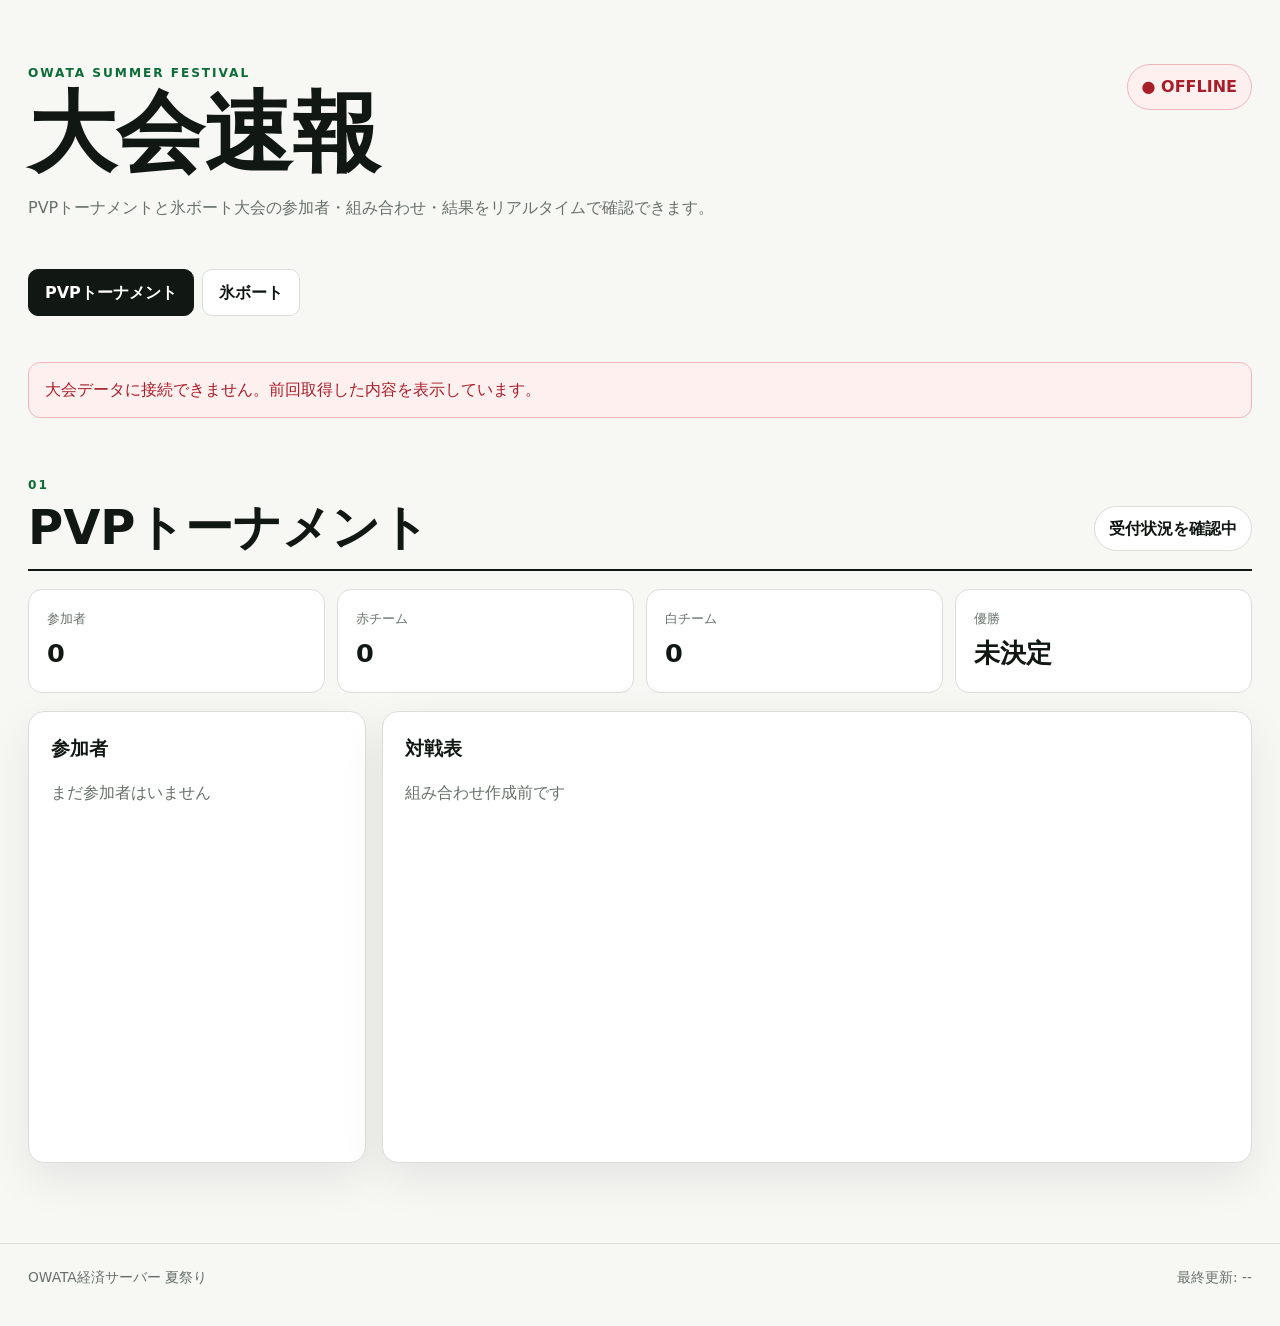
<file: event/index.html>
<!doctype html>
<html lang="ja">
<head>
  <meta charset="utf-8">
  <meta name="viewport" content="width=device-width,initial-scale=1,viewport-fit=cover">
  <meta name="theme-color" content="#f7f7f4">
  <title>OWATA夏祭り 大会速報</title>
  <meta name="description" content="OWATA夏祭り PVPトーナメント・氷ボート大会の参加者、組み合わせ、結果をリアルタイム表示します。">
  <link rel="stylesheet" href="styles.css">
</head>
<body>
  <header class="site-header">
    <div>
      <p class="eyebrow">OWATA SUMMER FESTIVAL</p>
      <h1>大会速報</h1>
      <p class="lead">PVPトーナメントと氷ボート大会の参加者・組み合わせ・結果をリアルタイムで確認できます。</p>
    </div>
    <div id="connectionBadge" class="status-badge waiting">接続確認中</div>
  </header>

  <nav class="tabs" aria-label="表示切替">
    <button class="tab active" data-tab="pvp">PVPトーナメント</button>
    <button class="tab" data-tab="boat">氷ボート</button>
  </nav>

  <main>
    <aside id="offlineNotice" class="notice error hidden" role="status">
      大会データに接続できません。前回取得した内容を表示しています。
    </aside>

    <section id="pvpPanel" class="panel active" aria-labelledby="pvpTitle">
      <div class="section-heading">
        <div><p class="section-number">01</p><h2 id="pvpTitle">PVPトーナメント</h2></div>
        <div id="pvpStatus" class="pill">受付状況を確認中</div>
      </div>
      <div class="summary-grid">
        <article><span>参加者</span><strong id="pvpCount">0</strong></article>
        <article><span>赤チーム</span><strong id="redCount">0</strong></article>
        <article><span>白チーム</span><strong id="whiteCount">0</strong></article>
        <article><span>優勝</span><strong id="pvpChampion">未決定</strong></article>
      </div>
      <div class="content-grid">
        <section class="card"><h3>参加者</h3><div id="pvpParticipants" class="participant-list empty">まだ参加者はいません</div></section>
        <section class="card bracket-card"><h3>対戦表</h3><div id="pvpBracket" class="bracket empty">組み合わせ作成前です</div></section>
      </div>
    </section>

    <section id="boatPanel" class="panel" aria-labelledby="boatTitle">
      <div class="section-heading">
        <div><p class="section-number">02</p><h2 id="boatTitle">氷ボート大会</h2></div>
        <div id="boatStatus" class="pill">受付状況を確認中</div>
      </div>
      <div class="summary-grid two">
        <article><span>参加者</span><strong id="boatCount">0</strong></article>
        <article><span>優勝</span><strong id="boatChampion">未決定</strong></article>
      </div>
      <div class="content-grid">
        <section class="card"><h3>参加者</h3><div id="boatParticipants" class="participant-list empty">まだ参加者はいません</div></section>
        <section class="card bracket-card"><h3>トーナメント表</h3><div id="boatHeats" class="heat-list empty">組み合わせ作成前です</div></section>
      </div>
    </section>

  </main>

  <footer><span>OWATA経済サーバー 夏祭り</span><span id="lastUpdated">最終更新: --</span></footer>
  <script src="config.js"></script>
  <script src="app.js"></script>
</body>
</html>
</file>
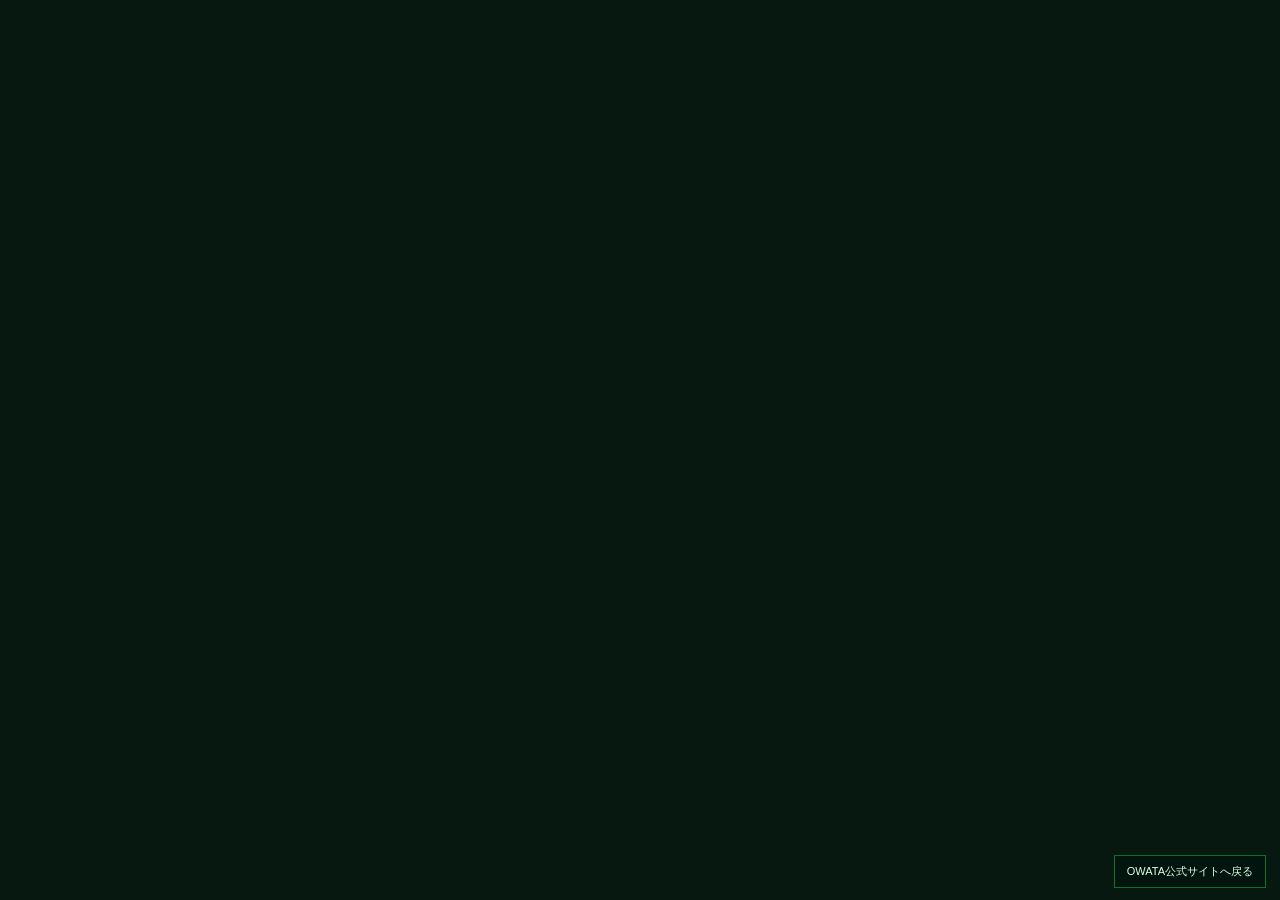
<file: live-map/index.html>
<!doctype html>
<html lang="ja">
<head>
  <meta charset="utf-8">
  <meta name="viewport" content="width=device-width, initial-scale=1">
  <meta name="description" content="OWATA経済サーバーのライブマップ。読み込み済みの街と、サーバー稼働中のプレイヤー位置を確認できます。">
  <meta name="theme-color" content="#071810">
  <meta property="og:type" content="website">
  <meta property="og:title" content="OWATA サーバーライブマップ">
  <meta property="og:description" content="街はいま、ここで動いている。OWATA経済サーバーの公開ライブマップ。">
  <meta property="og:url" content="https://sirokun1265.github.io/owata-economy-server-site/live-map/">
  <meta property="og:image" content="https://sirokun1265.github.io/owata-economy-server-site/public/media/server-live-map-og.png">
  <meta name="twitter:card" content="summary_large_image">
  <title>サーバーライブマップ | OWATA経済サーバー</title>
  <style>
    * { box-sizing: border-box; }
    html, body { width: 100%; height: 100%; margin: 0; overflow: hidden; background: #071810; }
    body { font-family: "Noto Sans JP", "Yu Gothic", sans-serif; }
    iframe { position: fixed; inset: 0; z-index: 2; width: 100%; height: 100%; border: 0; background: #071810; }
    .loading {
      position: fixed; inset: 0; display: grid; place-items: center; color: #eaffef;
      background: radial-gradient(circle at 50% 40%, #123929 0, #071810 55%);
      font-size: 14px; letter-spacing: .12em;
    }
    .loading::before {
      width: 12px; height: 12px; margin-right: 12px; border-radius: 50%;
      background: #1be54a; box-shadow: 0 0 24px #1be54a; content: ""; display: inline-block;
    }
    .fallback {
      position: fixed; right: 14px; bottom: 12px; z-index: 3; padding: 8px 12px;
      border: 1px solid rgba(27,229,74,.45); background: rgba(2,20,14,.88);
      color: #dfffe7; font-size: 11px; text-decoration: none;
    }
  </style>
</head>
<body>
  <div class="loading" aria-hidden="true">LIVE MAP を読み込み中</div>
  <iframe
    src="https://owata-server-live-map.itoutubasa1265.chatgpt.site/map"
    title="OWATA サーバーライブマップ"
    allow="fullscreen"
    referrerpolicy="strict-origin-when-cross-origin"
  ></iframe>
  <a class="fallback" href="../">OWATA公式サイトへ戻る</a>
</body>
</html>
</file>
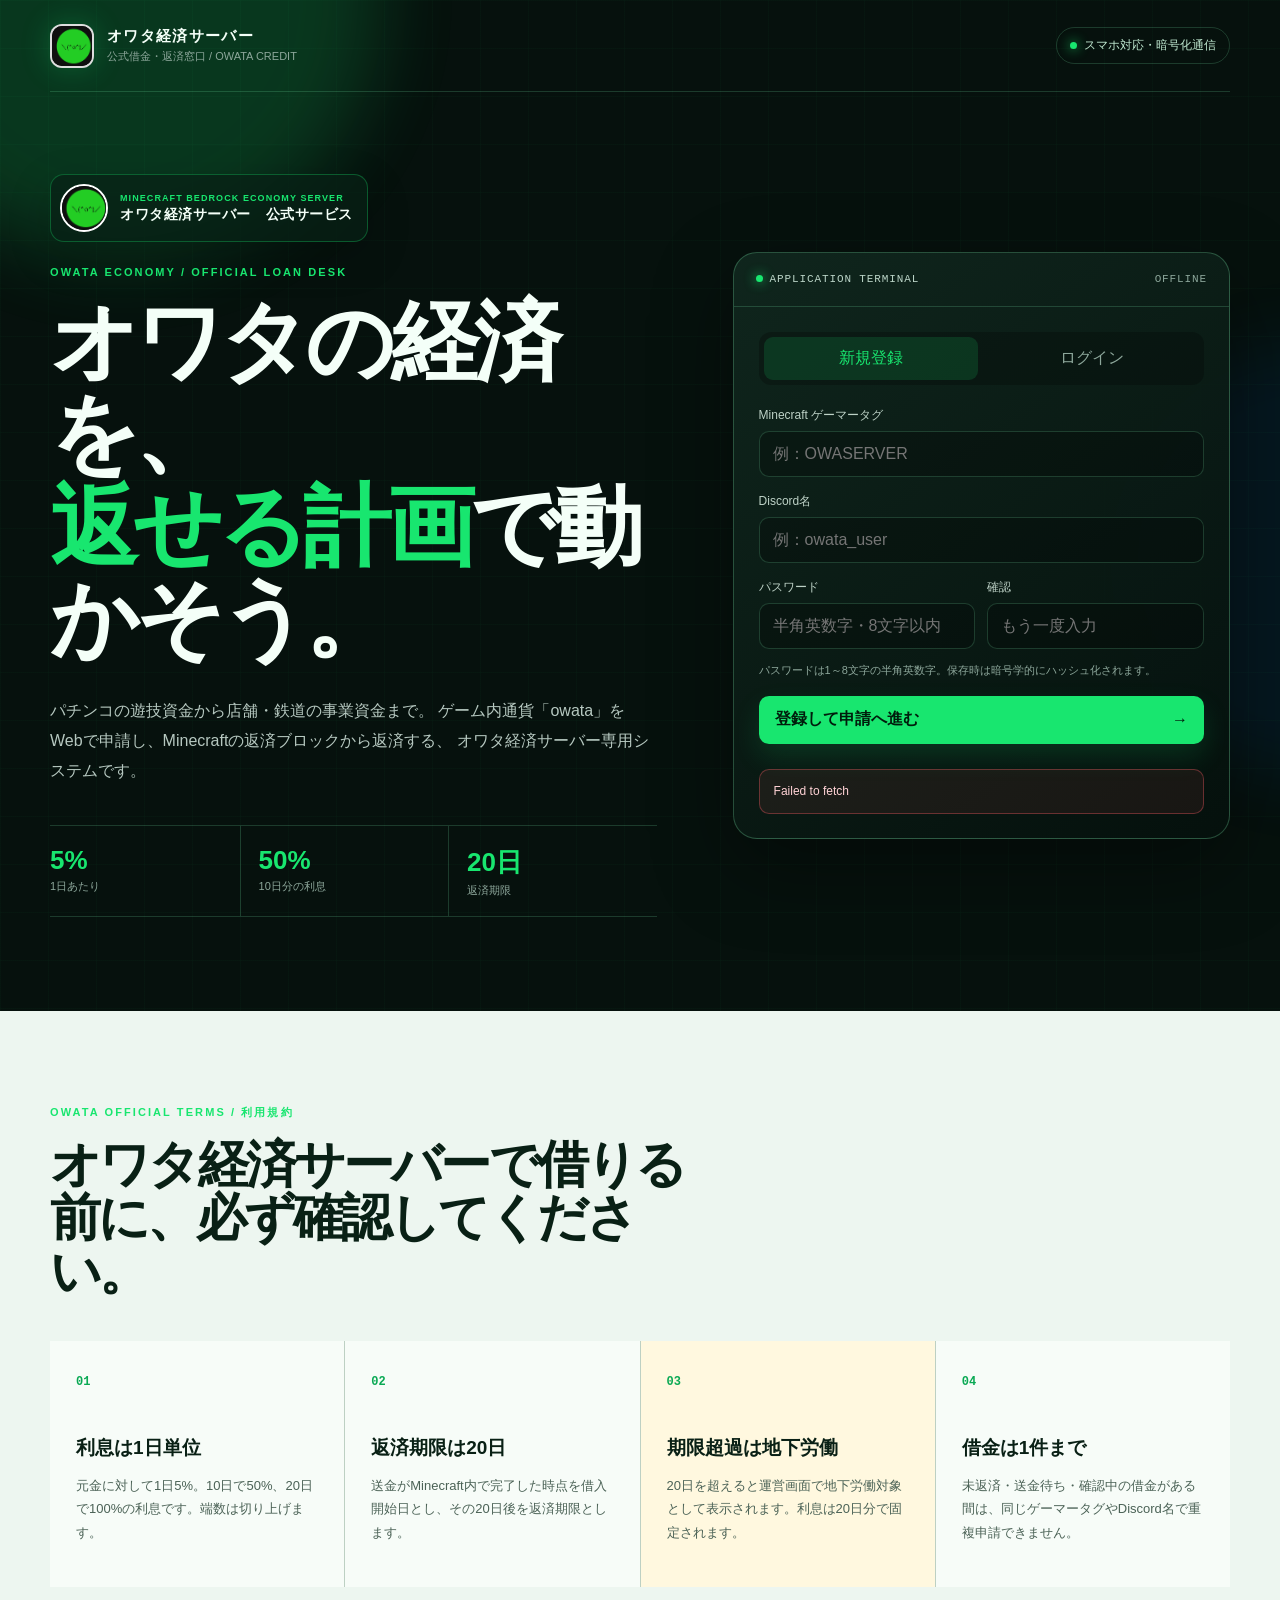
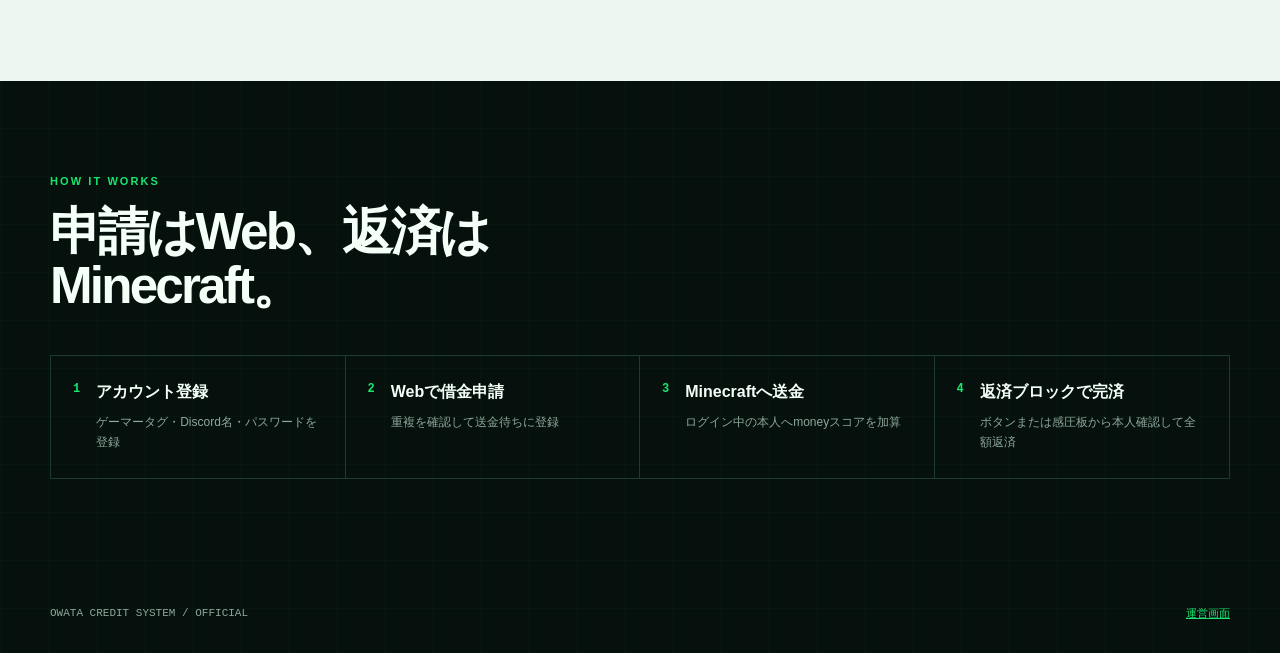
<file: loan/index.html>
<!doctype html>
<html lang="ja">
<head>
  <meta charset="utf-8">
  <meta name="viewport" content="width=device-width, initial-scale=1">
  <meta name="color-scheme" content="dark">
  <title>オワタ経済サーバー公式｜借金申請</title>
  <meta name="description" content="オワタ経済サーバー公式の借金申請・返済案内ページです。">
  <meta http-equiv="Content-Security-Policy" content="default-src 'self'; connect-src https://owata-credit.itoutubasa1265.chatgpt.site; img-src 'self' data:; style-src 'self'; script-src 'self'; object-src 'none'; base-uri 'none'; form-action 'self'">
  <meta property="og:title" content="OWATA CREDIT｜借金申請">
  <meta property="og:description" content="オワタ経済サーバー公式の借金申請・返済案内">
  <meta property="og:image" content="https://sirokun1265.github.io/owata-economy-server-site/loan/og.png">
  <link rel="stylesheet" href="styles.css">
</head>
<body>
  <div class="ambient ambient-one" aria-hidden="true"></div>
  <div class="ambient ambient-two" aria-hidden="true"></div>

  <header class="site-header">
    <a class="brand" href="./" aria-label="オワタ経済サーバー公式借金窓口 トップ">
      <span class="brand-mark brand-logo"><img src="owata-logo.png" alt=""></span>
      <span>
        <strong>オワタ経済サーバー</strong>
        <small>公式借金・返済窓口 / OWATA CREDIT</small>
      </span>
    </a>
    <span class="secure-badge"><i></i>スマホ対応・暗号化通信</span>
  </header>

  <main>
    <section class="hero">
      <div class="hero-copy">
        <div class="owata-official">
          <img src="owata-logo.png" alt="オワタ経済サーバーのアイコン">
          <span>
            <small>MINECRAFT BEDROCK ECONOMY SERVER</small>
            <strong>オワタ経済サーバー　公式サービス</strong>
          </span>
        </div>
        <p class="eyebrow">OWATA ECONOMY / OFFICIAL LOAN DESK</p>
        <h1>オワタの経済を、<br><em>返せる計画</em>で動かそう。</h1>
        <p class="lead">
          パチンコの遊技資金から店舗・鉄道の事業資金まで。
          ゲーム内通貨「owata」をWebで申請し、Minecraftの返済ブロックから返済する、
          オワタ経済サーバー専用システムです。
        </p>
        <div class="hero-metrics" aria-label="利用条件">
          <div><b>5%</b><span>1日あたり</span></div>
          <div><b>50%</b><span>10日分の利息</span></div>
          <div><b>20日</b><span>返済期限</span></div>
        </div>
      </div>

      <aside class="terminal-card">
        <div class="terminal-top">
          <span><i></i>APPLICATION TERMINAL</span>
          <span id="connection-status">接続確認中</span>
        </div>

        <div id="guest-view">
          <div class="tabs" role="tablist" aria-label="アカウント操作">
            <button id="register-tab" class="tab active" type="button" role="tab" aria-selected="true">新規登録</button>
            <button id="login-tab" class="tab" type="button" role="tab" aria-selected="false">ログイン</button>
          </div>

          <form id="register-form" class="form-stack">
            <label>
              <span>Minecraft ゲーマータグ</span>
              <input name="gamertag" maxlength="32" autocomplete="username" required placeholder="例：OWASERVER">
            </label>
            <label>
              <span>Discord名</span>
              <input name="discordName" maxlength="64" required placeholder="例：owata_user">
            </label>
            <div class="field-grid">
              <label>
                <span>パスワード</span>
                <input name="password" type="password" maxlength="8" pattern="[A-Za-z0-9]{1,8}" autocomplete="new-password" required placeholder="半角英数字・8文字以内">
              </label>
              <label>
                <span>確認</span>
                <input name="passwordConfirmation" type="password" maxlength="8" pattern="[A-Za-z0-9]{1,8}" autocomplete="new-password" required placeholder="もう一度入力">
              </label>
            </div>
            <p class="field-note">パスワードは1～8文字の半角英数字。保存時は暗号学的にハッシュ化されます。</p>
            <button class="primary-button" type="submit">登録して申請へ進む <span>→</span></button>
          </form>

          <form id="login-form" class="form-stack hidden">
            <label>
              <span>Minecraft ゲーマータグ</span>
              <input name="gamertag" maxlength="32" autocomplete="username" required>
            </label>
            <label>
              <span>パスワード</span>
              <input name="password" type="password" maxlength="8" pattern="[A-Za-z0-9]{1,8}" autocomplete="current-password" required>
            </label>
            <button class="primary-button" type="submit">ログイン <span>→</span></button>
          </form>
        </div>

        <div id="account-view" class="hidden">
          <div class="account-strip">
            <div>
              <span>登録ゲーマータグ</span>
              <strong id="account-gamertag">-</strong>
              <small id="account-discord">-</small>
            </div>
            <button id="logout-button" class="ghost-button" type="button">ログアウト</button>
          </div>

          <section id="loan-application">
            <h2>借入額を入力</h2>
            <form id="loan-form" class="form-stack">
              <label class="amount-field">
                <span>借入希望額</span>
                <div><input name="amount" type="number" min="1" max="1000" step="1" value="1000" required><b>owata</b></div>
              </label>
              <div id="loan-preview" class="loan-preview">
                <span>20日目の返済額</span>
                <strong>200,000 owata</strong>
              </div>
              <label class="check-row consent-card">
                <input id="accepted-terms" name="acceptedTerms" type="checkbox" required aria-describedby="terms-consent-help">
                <span>
                  <strong>利用規約に同意する</strong>
                  <small>利息・20日の返済期限・期限超過時の地下労働を含む<a href="#terms">利用規約全文</a>を確認しました。</small>
                </span>
              </label>
              <p id="terms-consent-help" class="consent-help">チェックを入れるまで借金は申し込めません。</p>
              <button id="loan-submit-button" class="primary-button danger-button" type="submit" disabled>規約に同意して借金を申請する <span>→</span></button>
            </form>
          </section>

          <section id="loan-status" class="hidden">
            <div class="status-heading">
              <span id="loan-status-badge" class="status-badge">確認中</span>
              <span id="loan-days">-</span>
            </div>
            <p>現在の返済必要額</p>
            <strong id="loan-current-amount" class="large-amount">-</strong>
            <dl class="loan-details">
              <div><dt>借入元金</dt><dd id="loan-principal">-</dd></div>
              <div><dt>借入日</dt><dd id="loan-start">-</dd></div>
              <div><dt>返済期限</dt><dd id="loan-due">-</dd></div>
            </dl>
            <p id="loan-guidance" class="status-guidance"></p>
          </section>

          <section id="loan-receipt" class="loan-receipt hidden" aria-live="polite">
            <p class="receipt-kicker">OWATA LOAN RECEIPT</p>
            <h2>お借入れありがとうございます</h2>
            <p id="receipt-status" class="receipt-status">Minecraftへの反映を待っています。</p>
            <dl>
              <div><dt>Web申請日時</dt><dd id="receipt-requested">-</dd></div>
              <div><dt>Minecraft反映日時</dt><dd id="receipt-reflected">-</dd></div>
              <div><dt>返済日</dt><dd id="receipt-due">-</dd></div>
              <div><dt>金利</dt><dd id="receipt-rate">-</dd></div>
              <div><dt>20日間借りた場合</dt><dd id="receipt-maximum">-</dd></div>
            </dl>
            <p class="receipt-support">ご質問はオワタ経済サーバー運営までお問い合わせください。</p>
          </section>
        </div>

        <p id="message-box" class="message-box hidden" role="status"></p>
      </aside>
    </section>

    <section class="terms-section" id="terms">
      <div class="section-title">
        <p class="eyebrow">OWATA OFFICIAL TERMS / 利用規約</p>
        <h2>オワタ経済サーバーで借りる前に、必ず確認してください。</h2>
      </div>
      <div class="terms-grid">
        <article>
          <span>01</span>
          <h3>利息は1日単位</h3>
          <p>元金に対して1日5%。10日で50%、20日で100%の利息です。端数は切り上げます。</p>
        </article>
        <article>
          <span>02</span>
          <h3>返済期限は20日</h3>
          <p>送金がMinecraft内で完了した時点を借入開始日とし、その20日後を返済期限とします。</p>
        </article>
        <article class="warning-card">
          <span>03</span>
          <h3>期限超過は地下労働</h3>
          <p>20日を超えると運営画面で地下労働対象として表示されます。利息は20日分で固定されます。</p>
        </article>
        <article>
          <span>04</span>
          <h3>借金は1件まで</h3>
          <p>未返済・送金待ち・確認中の借金がある間は、同じゲーマータグやDiscord名で重複申請できません。</p>
        </article>
      </div>
    </section>

    <section class="flow-section">
      <div class="section-title">
        <p class="eyebrow">HOW IT WORKS</p>
        <h2>申請はWeb、返済はMinecraft。</h2>
      </div>
      <ol class="flow-list">
        <li><b>1</b><div><strong>アカウント登録</strong><span>ゲーマータグ・Discord名・パスワードを登録</span></div></li>
        <li><b>2</b><div><strong>Webで借金申請</strong><span>重複を確認して送金待ちに登録</span></div></li>
        <li><b>3</b><div><strong>Minecraftへ送金</strong><span>ログイン中の本人へmoneyスコアを加算</span></div></li>
        <li><b>4</b><div><strong>返済ブロックで完済</strong><span>ボタンまたは感圧板から本人確認して全額返済</span></div></li>
      </ol>
    </section>
  </main>

  <footer>
    <span>OWATA CREDIT SYSTEM / OFFICIAL</span>
    <a href="admin/">運営画面</a>
  </footer>
  <script src="app.js" defer></script>
</body>
</html>
</file>
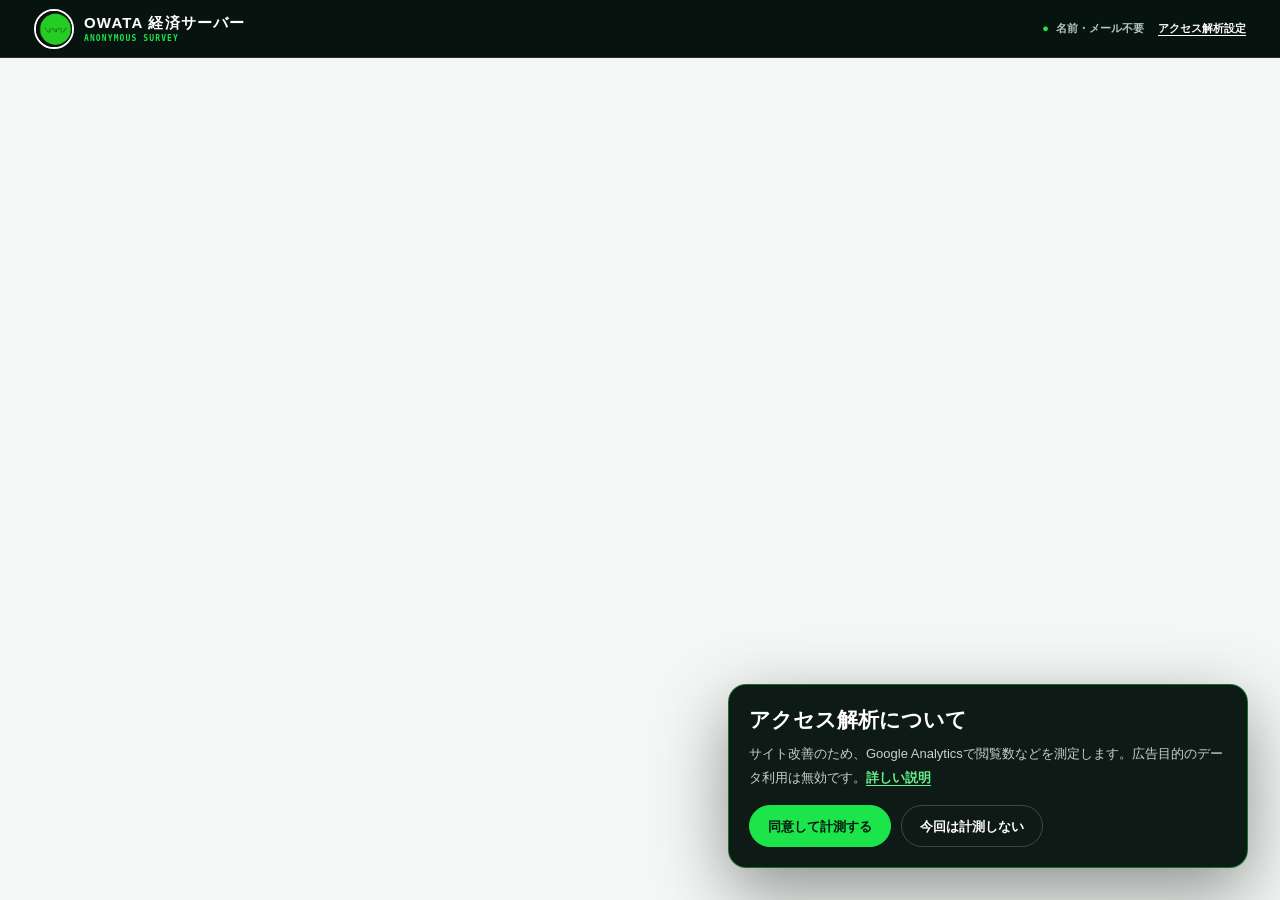
<file: survey/index.html>
<!doctype html>
<html lang="ja">
<head>
  <meta charset="utf-8">
  <meta name="viewport" content="width=device-width, initial-scale=1, viewport-fit=cover">
  <meta name="description" content="OWATA経済サーバーの匿名アドオンアンケートです。">
  <meta name="referrer" content="no-referrer">
  <meta name="theme-color" content="#07130f">
  <meta property="og:type" content="website">
  <meta property="og:title" content="匿名アドオンアンケート｜OWATA経済サーバー">
  <meta property="og:description" content="名前・メール不要。サーバーへの意見や欲しい機能を匿名で送れます。">
  <meta property="og:url" content="https://sirokun1265.github.io/owata-economy-server-site/survey/">
  <meta property="og:image" content="https://sirokun1265.github.io/owata-economy-server-site/public/media/summer-festival.png">
  <meta name="twitter:card" content="summary_large_image">
  <title>匿名アドオンアンケート｜OWATA経済サーバー</title>
  <link rel="icon" href="../public/media/owata-logo.png">
  <link rel="stylesheet" href="../analytics.css">
  <script src="../analytics.js" data-privacy-url="../privacy.html" defer></script>
  <style>
    :root { color-scheme: light; font-family: "Yu Gothic UI", "Hiragino Kaku Gothic ProN", Meiryo, sans-serif; }
    * { box-sizing: border-box; }
    html, body { width: 100%; height: 100%; margin: 0; overflow: hidden; background: #f4f7f5; }
    body { display: grid; grid-template-rows: 58px minmax(0, 1fr); }
    header { display: flex; align-items: center; justify-content: space-between; gap: 18px; padding: 8px clamp(12px, 3vw, 34px); border-bottom: 1px solid rgba(255,255,255,.13); background: #07130f; color: #fff; }
    .brand { display: inline-flex; align-items: center; gap: 10px; color: inherit; text-decoration: none; }
    .brand img { width: 40px; height: 40px; border: 2px solid #fff; border-radius: 50%; object-fit: cover; }
    .brand span { display: grid; line-height: 1; }
    .brand b { font-size: 15px; letter-spacing: .08em; }
    .brand small { margin-top: 5px; color: #1be54a; font: 700 8px/1 Consolas, monospace; letter-spacing: .14em; }
    .survey-meta { display: flex; align-items: center; gap: 14px; }
    .privacy { color: #b7c7bd; font-size: 11px; font-weight: 700; }
    .privacy::before { color: #1be54a; content: "●"; margin-right: 7px; }
    .privacy-link { color: #fff; font-size: 11px; font-weight: 700; text-underline-offset: 3px; }
    iframe { display: block; width: 100%; height: 100%; border: 0; background: #f4f7f5; }
    .fallback { display: none; }
    @media (max-width: 560px) { body { grid-template-rows: 52px minmax(0, 1fr); } .brand img { width: 34px; height: 34px; } .brand b { font-size: 13px; } .privacy { display: none; } .privacy-link { font-size: 10px; } }
  </style>
</head>
<body>
  <header>
    <a class="brand" href="../" aria-label="OWATA経済サーバー公式サイトへ戻る">
      <img src="../public/media/owata-logo.png" alt="">
      <span><b>OWATA 経済サーバー</b><small>ANONYMOUS SURVEY</small></span>
    </a>
    <div class="survey-meta"><span class="privacy">名前・メール不要</span><a class="privacy-link" href="../privacy.html">アクセス解析設定</a></div>
  </header>
  <iframe
    src="https://owata-addon-survey.itoutubasa1265.chatgpt.site/"
    title="OWATA経済サーバー 匿名アドオンアンケート"
    referrerpolicy="no-referrer"
    allow="clipboard-write"
  ></iframe>
  <noscript class="fallback">このアンケートにはJavaScriptが必要です。</noscript>
</body>
</html>
</file>
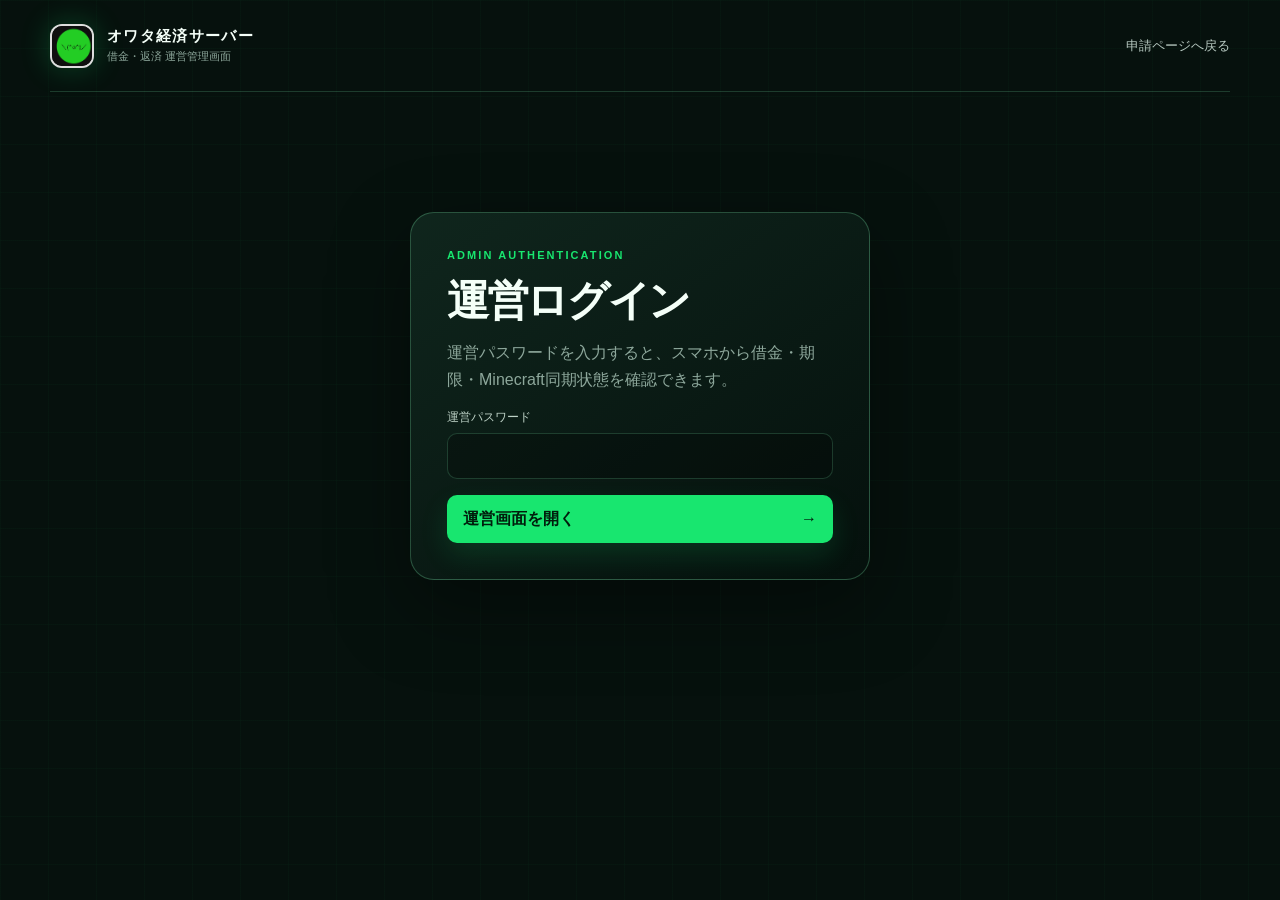
<file: loan/admin/index.html>
<!doctype html>
<html lang="ja">
<head>
  <meta charset="utf-8">
  <meta name="viewport" content="width=device-width, initial-scale=1">
  <meta name="color-scheme" content="dark">
  <title>OWATA信用金庫｜運営画面</title>
  <meta name="robots" content="noindex,nofollow">
  <meta http-equiv="Content-Security-Policy" content="default-src 'self'; connect-src https://owata-credit.itoutubasa1265.chatgpt.site; img-src 'self' data:; style-src 'self'; script-src 'self'; object-src 'none'; base-uri 'none'; form-action 'self'">
  <link rel="stylesheet" href="../styles.css">
</head>
<body class="admin-body">
  <header class="site-header">
    <a class="brand" href="../">
      <span class="brand-mark brand-logo"><img src="../owata-logo.png" alt=""></span>
      <span><strong>オワタ経済サーバー</strong><small>借金・返済 運営管理画面</small></span>
    </a>
    <a class="ghost-link" href="../">申請ページへ戻る</a>
  </header>

  <main class="admin-main">
    <section id="admin-login-card" class="admin-login-card">
      <p class="eyebrow">ADMIN AUTHENTICATION</p>
      <h1>運営ログイン</h1>
      <p>運営パスワードを入力すると、スマホから借金・期限・Minecraft同期状態を確認できます。</p>
      <form id="admin-login-form" class="form-stack">
        <label>
          <span>運営パスワード</span>
          <input name="password" type="password" autocomplete="current-password" required>
        </label>
        <button class="primary-button" type="submit">運営画面を開く <span>→</span></button>
      </form>
      <p id="admin-login-message" class="message-box hidden"></p>
    </section>

    <section id="admin-dashboard" class="hidden">
      <div class="dashboard-heading">
        <div>
          <p class="eyebrow">LOAN CONTROL BOARD</p>
          <h1>借金管理一覧</h1>
          <p id="admin-updated-at">更新中</p>
        </div>
        <div class="dashboard-actions">
          <button id="refresh-button" class="ghost-button" type="button">再読み込み</button>
          <button id="backup-button" class="primary-button compact" type="button">JSON保存</button>
          <button id="logout-button" class="ghost-button" type="button">ログアウト</button>
        </div>
      </div>

      <div class="summary-grid">
        <article><span>未完了</span><strong id="summary-open">0</strong><small>件</small></article>
        <article><span>期限超過</span><strong id="summary-overdue">0</strong><small>件</small></article>
        <article><span>現在総額</span><strong id="summary-amount">0</strong><small>owata</small></article>
        <article><span>全履歴</span><strong id="summary-all">0</strong><small>件</small></article>
        <article class="sync-summary"><span>Minecraft入金確認済み</span><strong id="summary-minecraft-confirmed">0</strong><small>件</small></article>
        <article class="sync-summary attention"><span>同期の要確認</span><strong id="summary-sync-attention">0</strong><small>件</small></article>
      </div>

      <p class="sync-caution">「同期済み」はMinecraftアドオンから成功応答が返り、処理IDと残高の前後値が保存された場合だけ表示します。</p>

      <div class="table-toolbar">
        <label>
          <span>絞り込み</span>
          <select id="status-filter">
            <option value="open">未完了のみ</option>
            <option value="all">すべて</option>
            <option value="overdue">地下労働対象</option>
            <option value="pending_disbursement">送金待ち</option>
            <option value="active">返済期間中</option>
            <option value="paid">返済完了</option>
            <option value="reconciliation_required">要確認</option>
          </select>
        </label>
        <label>
          <span>検索</span>
          <input id="loan-search" type="search" placeholder="ゲーマータグ・Discord名">
        </label>
      </div>

      <div class="loan-table-wrap">
        <table class="loan-table">
          <thead>
            <tr>
              <th>状態</th>
              <th>ゲーマータグ</th>
              <th>Discord名</th>
              <th>元金</th>
              <th>現在額</th>
              <th>Minecraft同期</th>
              <th>期限</th>
              <th>残り</th>
              <th>運営操作</th>
            </tr>
          </thead>
          <tbody id="loan-table-body"></tbody>
        </table>
        <p id="empty-table-message" class="empty-message hidden">条件に一致する借金はありません。</p>
      </div>
      <p id="admin-message" class="message-box hidden"></p>
    </section>
  </main>

  <dialog id="loan-action-dialog" class="loan-action-dialog">
    <form id="loan-action-form" method="dialog">
      <button id="loan-action-close" class="dialog-close" type="button" aria-label="閉じる">×</button>
      <p id="loan-action-eyebrow" class="eyebrow">ADMIN ACTION</p>
      <h2 id="loan-action-title">借金を調整</h2>
      <div class="action-target">
        <span id="loan-action-gamertag">ゲーマータグ</span>
        <strong id="loan-action-current">0 owata</strong>
      </div>

      <div id="reduction-fields" class="form-stack hidden">
        <label>
          <span>減額後の返済必要額</span>
          <input id="reduction-new-amount" name="newAmount" type="number" inputmode="numeric" min="1" step="1">
        </label>
        <p class="dialog-note">現在額より小さい金額を入力してください。通常の利息はその後も日ごとに加算されます。</p>
      </div>

      <div id="deletion-fields" class="form-stack hidden">
        <label>
          <span>確認のためゲーマータグを入力</span>
          <input id="deletion-confirm-gamertag" name="confirmGamertag" type="text" autocomplete="off">
        </label>
        <p class="dialog-warning">削除すると参加者の未返済借金から外れます。元の情報と操作理由は監査履歴へ保存されます。</p>
      </div>

      <label class="dialog-reason">
        <span>操作理由</span>
        <textarea id="loan-action-reason" name="reason" rows="3" maxlength="200" placeholder="例：運営への功労による減額／ゲーマータグの入力間違い" required></textarea>
      </label>
      <p id="loan-action-error" class="message-box hidden"></p>
      <div class="dialog-actions">
        <button id="loan-action-cancel" class="ghost-button" type="button">キャンセル</button>
        <button id="loan-action-submit" class="primary-button compact" type="submit">実行する</button>
      </div>
    </form>
  </dialog>
  <script src="admin.js" defer></script>
</body>
</html>
</file>
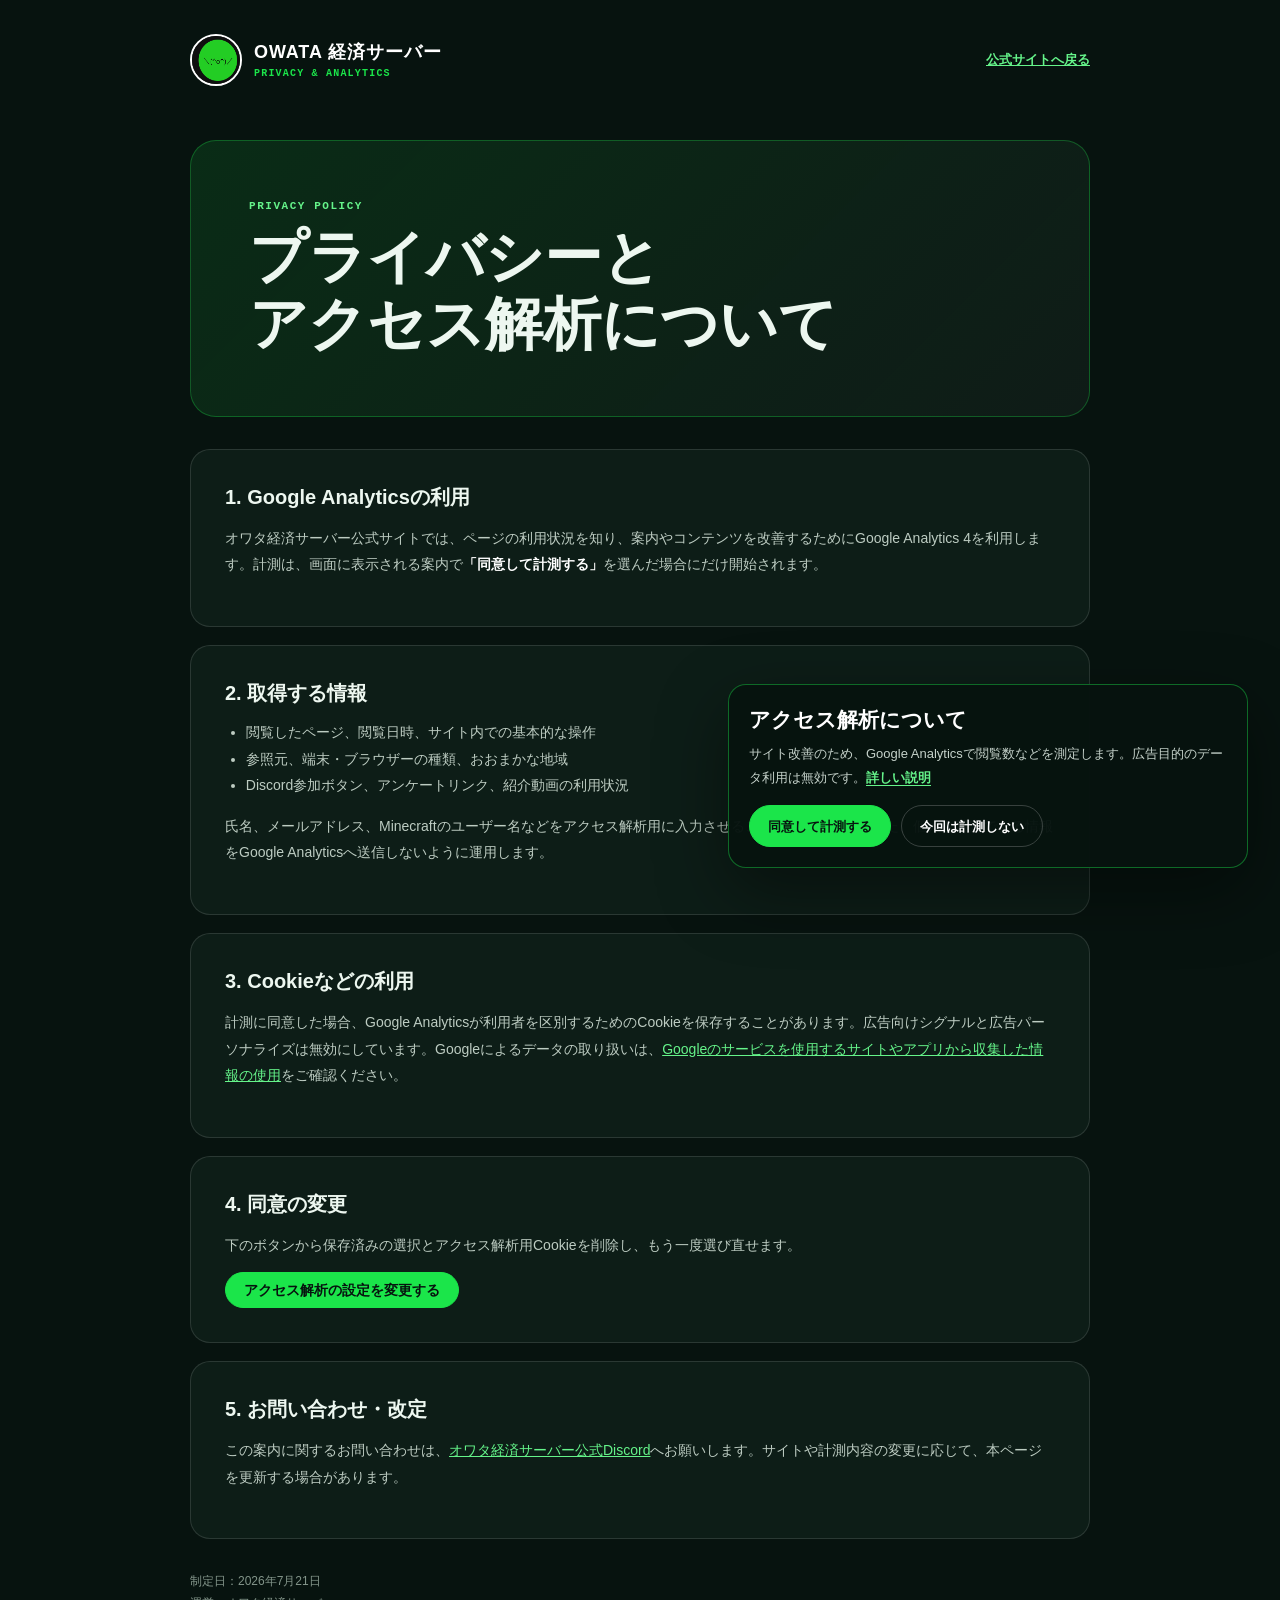
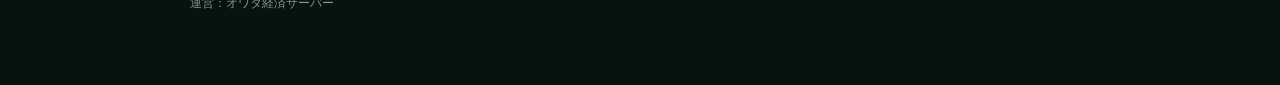
<file: privacy.html>
<!doctype html>
<html lang="ja">
<head>
  <meta charset="utf-8">
  <meta name="viewport" content="width=device-width, initial-scale=1">
  <meta name="description" content="オワタ経済サーバー公式サイトのプライバシーポリシーとアクセス解析について説明します。">
  <meta name="robots" content="index, follow">
  <link rel="canonical" href="https://sirokun1265.github.io/owata-economy-server-site/privacy.html">
  <title>プライバシーポリシー｜オワタ経済サーバー</title>
  <link rel="icon" href="./public/media/owata-logo.png">
  <link rel="stylesheet" href="./analytics.css">
  <script src="./analytics.js" data-privacy-url="./privacy.html" defer></script>
  <style>
    :root { color-scheme: dark; font-family: "Yu Gothic UI", "Hiragino Kaku Gothic ProN", Meiryo, sans-serif; }
    * { box-sizing: border-box; }
    body { margin: 0; background: #07130f; color: #edf7f0; }
    a { color: #65f48a; }
    .privacy-shell { width: min(900px, calc(100% - 32px)); margin: 0 auto; padding: 34px 0 70px; }
    .privacy-header { display: flex; align-items: center; justify-content: space-between; gap: 20px; margin-bottom: 54px; }
    .privacy-brand { display: inline-flex; align-items: center; gap: 12px; color: #fff; text-decoration: none; }
    .privacy-brand img { width: 52px; height: 52px; border: 2px solid #fff; border-radius: 50%; }
    .privacy-brand span { display: grid; }
    .privacy-brand b { font-size: 18px; letter-spacing: .05em; }
    .privacy-brand small { margin-top: 4px; color: #1be54a; font: 700 10px/1.2 Consolas, monospace; letter-spacing: .12em; }
    .back-link { font-size: 13px; font-weight: 800; }
    .privacy-hero { margin-bottom: 32px; padding: clamp(28px, 6vw, 58px); border: 1px solid rgba(27,229,74,.3); border-radius: 26px; background: linear-gradient(135deg, rgba(27,229,74,.12), rgba(255,255,255,.035)); }
    .privacy-hero p { margin: 0 0 10px; color: #65f48a; font: 800 11px/1.4 Consolas, monospace; letter-spacing: .14em; }
    .privacy-hero h1 { margin: 0; font-size: clamp(30px, 6vw, 58px); line-height: 1.15; }
    .privacy-content { display: grid; gap: 18px; }
    .privacy-card { padding: clamp(22px, 4vw, 34px); border: 1px solid rgba(255,255,255,.12); border-radius: 20px; background: #0d1d17; }
    .privacy-card h2 { margin: 0 0 12px; font-size: 20px; }
    .privacy-card p, .privacy-card li { color: #bdccc2; font-size: 14px; line-height: 1.9; }
    .privacy-card ul { margin: 8px 0 0; padding-left: 1.3em; }
    .privacy-card strong { color: #fff; }
    .privacy-footer { margin-top: 32px; color: #83958a; font-size: 12px; line-height: 1.8; }
    @media (max-width: 560px) { .privacy-header { align-items: flex-start; margin-bottom: 34px; } .privacy-brand img { width: 42px; height: 42px; } .privacy-brand b { font-size: 14px; } }
  </style>
</head>
<body>
  <main class="privacy-shell">
    <header class="privacy-header">
      <a class="privacy-brand" href="./"><img src="./public/media/owata-logo.png" alt=""><span><b>OWATA 経済サーバー</b><small>PRIVACY &amp; ANALYTICS</small></span></a>
      <a class="back-link" href="./">公式サイトへ戻る</a>
    </header>

    <section class="privacy-hero">
      <p>PRIVACY POLICY</p>
      <h1>プライバシーと<br>アクセス解析について</h1>
    </section>

    <div class="privacy-content">
      <section class="privacy-card">
        <h2>1. Google Analyticsの利用</h2>
        <p>オワタ経済サーバー公式サイトでは、ページの利用状況を知り、案内やコンテンツを改善するためにGoogle Analytics 4を利用します。計測は、画面に表示される案内で<strong>「同意して計測する」</strong>を選んだ場合にだけ開始されます。</p>
      </section>

      <section class="privacy-card">
        <h2>2. 取得する情報</h2>
        <ul>
          <li>閲覧したページ、閲覧日時、サイト内での基本的な操作</li>
          <li>参照元、端末・ブラウザーの種類、おおまかな地域</li>
          <li>Discord参加ボタン、アンケートリンク、紹介動画の利用状況</li>
        </ul>
        <p>氏名、メールアドレス、Minecraftのユーザー名などをアクセス解析用に入力させることはありません。また、個人を特定できる情報をGoogle Analyticsへ送信しないように運用します。</p>
      </section>

      <section class="privacy-card">
        <h2>3. Cookieなどの利用</h2>
        <p>計測に同意した場合、Google Analyticsが利用者を区別するためのCookieを保存することがあります。広告向けシグナルと広告パーソナライズは無効にしています。Googleによるデータの取り扱いは、<a href="https://policies.google.com/technologies/partner-sites?hl=ja" target="_blank" rel="noreferrer">Googleのサービスを使用するサイトやアプリから収集した情報の使用</a>をご確認ください。</p>
      </section>

      <section class="privacy-card">
        <h2>4. 同意の変更</h2>
        <p>下のボタンから保存済みの選択とアクセス解析用Cookieを削除し、もう一度選び直せます。</p>
        <button class="analytics-settings-button" type="button" data-analytics-reset>アクセス解析の設定を変更する</button>
      </section>

      <section class="privacy-card">
        <h2>5. お問い合わせ・改定</h2>
        <p>この案内に関するお問い合わせは、<a href="https://discord.gg/EvyAJvUFWE" target="_blank" rel="noreferrer">オワタ経済サーバー公式Discord</a>へお願いします。サイトや計測内容の変更に応じて、本ページを更新する場合があります。</p>
      </section>
    </div>

    <footer class="privacy-footer">制定日：2026年7月21日<br>運営：オワタ経済サーバー</footer>
  </main>
</body>
</html>
</file>
<file: event/styles.css>
:root{--ink:#111814;--muted:#67716a;--paper:#f7f7f4;--card:#fff;--line:#d9ded9;--green:#1cb65d;--green-dark:#0b6c38;--red:#df3e48;--white:#fff;--shadow:0 16px 46px rgba(17,24,20,.08)}
*{box-sizing:border-box}body{margin:0;background:var(--paper);color:var(--ink);font-family:"Noto Sans JP","Yu Gothic UI",system-ui,sans-serif;line-height:1.6}.site-header{max-width:1320px;margin:auto;padding:64px 28px 36px;display:flex;justify-content:space-between;align-items:flex-start;gap:20px}.eyebrow,.section-number{margin:0 0 8px;color:var(--green-dark);font-weight:800;letter-spacing:.16em;font-size:.76rem}.site-header h1{font-size:clamp(2.5rem,7vw,5.5rem);line-height:.95;margin:0}.lead{color:var(--muted);margin:20px 0 0}.status-badge,.pill{border:1px solid var(--line);border-radius:999px;padding:9px 14px;font-weight:800;background:#fff;white-space:nowrap}.status-badge.online{background:#e8f8ee;color:var(--green-dark);border-color:#a5dfba}.status-badge.offline{background:#fff0f0;color:#a71e29;border-color:#f0b6ba}.tabs{position:sticky;top:0;z-index:10;display:flex;gap:8px;max-width:1320px;margin:auto;padding:12px 28px;background:rgba(247,247,244,.92);backdrop-filter:blur(15px)}button,.tab,select,input{font:inherit}.tab,button{border:1px solid var(--line);background:#fff;color:var(--ink);border-radius:10px;padding:10px 16px;font-weight:750;cursor:pointer}.tab.active,.primary{background:var(--ink);color:#fff;border-color:var(--ink)}button:hover{border-color:var(--green)}main{max-width:1320px;margin:auto;padding:20px 28px 80px}.panel{display:none}.panel.active{display:block}.section-heading{display:flex;justify-content:space-between;align-items:flex-end;gap:20px;border-bottom:2px solid var(--ink);padding:44px 0 18px}.section-heading h2{font-size:clamp(1.8rem,4vw,3rem);line-height:1;margin:0}.summary-grid{display:grid;grid-template-columns:repeat(4,1fr);gap:12px;margin:18px 0}.summary-grid.two{grid-template-columns:repeat(2,1fr)}.summary-grid article{background:var(--card);border:1px solid var(--line);border-radius:14px;padding:18px}.summary-grid span{display:block;color:var(--muted);font-size:.82rem}.summary-grid strong{display:block;font-size:1.6rem;margin-top:4px}.content-grid,.admin-grid{display:grid;grid-template-columns:minmax(250px,.7fr) minmax(0,1.8fr);gap:16px}.admin-grid{grid-template-columns:1fr 1fr}.card{background:var(--card);border:1px solid var(--line);border-radius:16px;padding:22px;box-shadow:var(--shadow)}.card h3{margin:0 0 16px}.participant-list{display:grid;gap:8px}.participant{display:flex;align-items:center;justify-content:space-between;border-bottom:1px solid var(--line);padding:10px 2px}.team-dot{width:10px;height:10px;border-radius:50%;display:inline-block;margin-right:8px}.team-red{background:var(--red)}.team-white{background:#fff;border:1px solid #9aa39d}.bracket{display:flex;gap:24px;overflow:auto;padding:6px 4px 20px;min-height:260px}.round{min-width:210px;display:flex;flex-direction:column;justify-content:space-around;gap:18px}.round-title{text-transform:uppercase;color:var(--muted);font-size:.75rem;letter-spacing:.1em}.match{position:relative;border:1px solid var(--line);border-left:5px solid #aab1ac;border-radius:12px;padding:12px;background:#fbfcfb}.match.complete{border-left-color:var(--red);background:#fff5f5}.match.active{border-color:var(--green)}.player-row{display:flex;justify-content:space-between;gap:12px;padding:4px}.winner{font-weight:900;color:#b11925}.heat-list{display:grid;gap:12px}.heat{border:1px solid var(--line);border-radius:12px;padding:15px}.heat h4{margin:0 0 8px}.result{color:var(--green-dark);font-weight:800}.notice{padding:14px 16px;border-radius:12px;margin:14px 0}.notice.error{background:#fff0f0;color:#a71e29;border:1px solid #f0b6ba}.hidden{display:none!important}.empty{color:var(--muted)}.login-card{max-width:560px;margin:22px auto}.login-card label,.inline-form label{display:grid;gap:5px;font-weight:750}.login-card input,.inline-form input,.inline-form select,.result-select{width:100%;border:1px solid var(--line);border-radius:9px;padding:10px 12px;background:#fff}.login-card button{margin-top:14px}.button-row{display:flex;flex-wrap:wrap;gap:8px}.inline-form{display:grid;grid-template-columns:1fr 150px auto;gap:10px;align-items:end}.admin-section{margin-top:16px}.card-title-row{display:flex;justify-content:space-between;gap:12px;align-items:flex-start}.admin-table{width:100%;border-collapse:collapse}.admin-table th,.admin-table td{text-align:left;padding:10px;border-bottom:1px solid var(--line);vertical-align:top}.danger{color:#a71e29;border-color:#f0b6ba;background:#fff7f7}.form-message{font-weight:750;color:var(--green-dark)}.form-message.error{color:#a71e29}.muted{color:var(--muted)}footer{max-width:1320px;margin:auto;border-top:1px solid var(--line);padding:22px 28px 38px;display:flex;justify-content:space-between;color:var(--muted);font-size:.86rem}
@media(max-width:820px){.site-header{padding-top:34px;display:block}.status-badge{display:inline-block;margin-top:22px}.tabs{overflow:auto}.content-grid,.admin-grid{grid-template-columns:1fr}.summary-grid{grid-template-columns:repeat(2,1fr)}.inline-form{grid-template-columns:1fr}.card-title-row{display:block}.card-title-row .button-row{margin-top:10px}.admin-table{display:block;overflow:auto;white-space:nowrap}footer{display:block}.section-heading{align-items:flex-start}}
@media(max-width:460px){.site-header,main,.tabs,footer{padding-left:16px;padding-right:16px}.summary-grid{gap:8px}.summary-grid article,.card{padding:14px}.tab{padding:9px 12px}.section-heading{display:block}.pill{display:inline-block;margin-top:12px}}

/* Balanced top-down tournament bracket */
.bracket{display:block;min-height:360px;overflow:visible;padding:0}
.bracket-card{min-width:0;overflow:hidden}
.bracket-scroll{width:100%;max-width:100%;min-width:0;overflow-x:auto;overflow-y:hidden;padding:4px 4px 22px;scrollbar-gutter:stable}
.bracket-tree{position:relative;width:100%;min-width:var(--bracket-min-width);display:flex;flex-direction:column;align-items:stretch;gap:34px;padding:8px 18px 24px}
.bracket-lines{position:absolute;inset:0;z-index:0;pointer-events:none;overflow:visible}
.bracket-lines path{fill:none;stroke:#9eaaa2;stroke-width:2;vector-effect:non-scaling-stroke}
.bracket-lines .champion-line{stroke:var(--green);stroke-width:3}
.champion-node{position:relative;z-index:1;align-self:center;width:min(240px,30%);min-width:190px;border:2px solid var(--green);border-radius:14px;padding:10px 16px;text-align:center;background:#effbf3;box-shadow:0 10px 28px rgba(28,182,93,.13)}
.champion-node span{display:block;color:var(--green-dark);font-size:.72rem;font-weight:900;letter-spacing:.16em}
.champion-node strong{display:block;overflow:hidden;text-overflow:ellipsis;white-space:nowrap}
.bracket-level{position:relative;z-index:1}
.bracket-level h4{margin:0 0 10px;text-align:center;color:var(--muted);font-size:.76rem;letter-spacing:.13em}
.bracket-level-grid{display:grid;grid-template-columns:repeat(var(--level-columns),minmax(0,1fr));gap:16px}
.bracket-slot{display:flex;justify-content:center;min-width:0}
.bracket-tree .match{position:relative;width:min(190px,calc(100% - 10px));border:1px solid var(--line);border-left:5px solid #aab1ac;border-radius:12px;padding:10px 12px;background:#fbfcfb;box-shadow:0 7px 20px rgba(17,24,20,.06)}
.bracket-tree .match.complete{border-left-color:var(--red);background:#fff5f5}
.bracket-tree .match.active{border-color:var(--green);box-shadow:0 0 0 2px rgba(28,182,93,.12)}
.bracket-tree .player-row{display:flex;justify-content:space-between;gap:12px;padding:4px;min-width:0}
.bracket-tree .player-row span{overflow:hidden;text-overflow:ellipsis;white-space:nowrap}
.boat-tree .boat-final-level .match{width:min(240px,calc(100% - 10px));border-left-color:var(--green)}
.boat-tree .boat-heat{min-height:126px;display:flex;flex-direction:column;justify-content:center}
.boat-tree .boat-group-label{text-align:center;color:var(--green-dark);font-size:.76rem;font-weight:900;margin-bottom:7px}
.boat-tree .bracket-slot{flex-direction:column;align-items:center}
.boat-tree .boat-qualifier-level .bracket-level-grid{align-items:start}
@media(max-width:820px){.bracket-tree{gap:28px;padding-inline:10px}.bracket-card{padding-left:12px;padding-right:12px}}
</file>
<file: loan/styles.css>
:root {
  color-scheme: dark;
  --bg: #06110d;
  --panel: rgba(12, 30, 23, 0.9);
  --panel-strong: #0c1d17;
  --line: rgba(134, 255, 189, 0.18);
  --muted: #8da79b;
  --text: #f4fff8;
  --green: #18e66f;
  --green-deep: #0aa954;
  --yellow: #ffd75a;
  --red: #ff5d66;
  --shadow: 0 28px 80px rgba(0, 0, 0, 0.38);
}

* { box-sizing: border-box; }
html { scroll-behavior: smooth; }
body {
  margin: 0;
  min-height: 100vh;
  background:
    linear-gradient(rgba(24, 230, 111, 0.025) 1px, transparent 1px),
    linear-gradient(90deg, rgba(24, 230, 111, 0.025) 1px, transparent 1px),
    var(--bg);
  background-size: 48px 48px;
  color: var(--text);
  font-family: "Segoe UI", "Yu Gothic UI", "Noto Sans JP", sans-serif;
}

button, input, select { font: inherit; }
button, a { -webkit-tap-highlight-color: transparent; }
a { color: inherit; }
.hidden { display: none !important; }

.ambient {
  position: fixed;
  pointer-events: none;
  border-radius: 50%;
  filter: blur(40px);
  opacity: .18;
  z-index: -1;
}
.ambient-one { width: 520px; height: 520px; background: var(--green); top: -260px; left: -140px; }
.ambient-two { width: 440px; height: 440px; background: #0c6dff; right: -260px; top: 340px; opacity: .08; }

.site-header {
  width: min(1180px, calc(100% - 40px));
  margin: 0 auto;
  min-height: 92px;
  display: flex;
  align-items: center;
  justify-content: space-between;
  border-bottom: 1px solid var(--line);
}
.brand {
  display: inline-flex;
  gap: 13px;
  align-items: center;
  text-decoration: none;
}
.brand-mark {
  width: 44px;
  height: 44px;
  display: grid;
  place-items: center;
  border-radius: 12px;
  background: var(--green);
  color: #001c0c;
  font-weight: 900;
  box-shadow: 0 0 30px rgba(24, 230, 111, .24);
}
.brand-logo {
  overflow: hidden;
  border: 2px solid rgba(255, 255, 255, .86);
  background: #111;
}
.brand-logo img {
  width: 100%;
  height: 100%;
  display: block;
  object-fit: cover;
}
.brand strong { display: block; letter-spacing: .09em; font-size: 15px; }
.brand small { display: block; color: var(--muted); margin-top: 3px; font-size: 11px; }
.secure-badge {
  color: #bfe8d0;
  border: 1px solid var(--line);
  border-radius: 999px;
  padding: 9px 13px;
  font-size: 12px;
}
.secure-badge i, .terminal-top i {
  display: inline-block;
  width: 7px;
  height: 7px;
  border-radius: 50%;
  background: var(--green);
  margin-right: 7px;
  box-shadow: 0 0 12px var(--green);
}

main { overflow: hidden; }
.hero {
  width: min(1180px, calc(100% - 40px));
  margin: 0 auto;
  padding: 82px 0 94px;
  display: grid;
  grid-template-columns: minmax(0, 1fr) minmax(420px, .82fr);
  gap: 76px;
  align-items: center;
}
.eyebrow {
  color: var(--green);
  font-size: 11px;
  font-weight: 800;
  letter-spacing: .19em;
  margin: 0 0 18px;
}
.hero h1, .section-title h2, .admin-main h1 {
  margin: 0;
  letter-spacing: -.055em;
  line-height: 1.05;
}
.hero h1 { font-size: clamp(54px, 7vw, 88px); }
.hero h1 em { color: var(--green); font-style: normal; }
.lead {
  max-width: 620px;
  color: #b6c8c0;
  font-size: 16px;
  line-height: 1.9;
  margin: 30px 0 38px;
}
.owata-official {
  display: inline-flex;
  align-items: center;
  gap: 12px;
  margin-bottom: 24px;
  padding: 9px 14px 9px 9px;
  border: 1px solid rgba(24, 230, 111, .3);
  border-radius: 14px;
  background: rgba(7, 33, 22, .72);
  box-shadow: 0 14px 44px rgba(0, 0, 0, .18);
}
.owata-official img {
  width: 48px;
  height: 48px;
  border: 2px solid #fff;
  border-radius: 50%;
  object-fit: cover;
}
.owata-official span { display: grid; gap: 3px; }
.owata-official small { color: var(--green); font-size: 9px; font-weight: 800; letter-spacing: .12em; }
.owata-official strong { font-size: 14px; letter-spacing: .04em; }
.hero-metrics {
  display: flex;
  border-top: 1px solid var(--line);
  border-bottom: 1px solid var(--line);
}
.hero-metrics div {
  flex: 1;
  padding: 19px 18px 18px 0;
  border-right: 1px solid var(--line);
}
.hero-metrics div + div { padding-left: 18px; }
.hero-metrics div:last-child { border-right: 0; }
.hero-metrics b { display: block; font-size: 26px; color: var(--green); }
.hero-metrics span { color: var(--muted); font-size: 11px; }

.terminal-card, .admin-login-card {
  border: 1px solid rgba(134, 255, 189, .25);
  background: linear-gradient(145deg, rgba(16, 39, 30, .96), rgba(5, 17, 13, .96));
  box-shadow: var(--shadow);
  border-radius: 24px;
  overflow: hidden;
}
.terminal-card { min-height: 510px; }
.terminal-top {
  display: flex;
  align-items: center;
  justify-content: space-between;
  min-height: 54px;
  padding: 0 22px;
  border-bottom: 1px solid var(--line);
  color: #bcd5c8;
  font-family: Consolas, monospace;
  font-size: 11px;
  letter-spacing: .08em;
}
.terminal-top span:last-child { color: var(--muted); }
#guest-view, #account-view { padding: 25px; }
.tabs {
  display: grid;
  grid-template-columns: 1fr 1fr;
  gap: 6px;
  padding: 5px;
  margin-bottom: 22px;
  border-radius: 12px;
  background: rgba(0, 0, 0, .25);
}
.tab {
  border: 0;
  border-radius: 9px;
  padding: 11px;
  color: var(--muted);
  background: transparent;
  cursor: pointer;
}
.tab.active { background: rgba(24, 230, 111, .14); color: var(--green); }
.form-stack { display: grid; gap: 16px; }
.form-stack label > span, .table-toolbar label > span {
  display: block;
  color: #bdd1c6;
  font-size: 12px;
  margin-bottom: 7px;
}
input, select {
  width: 100%;
  min-height: 46px;
  border: 1px solid var(--line);
  border-radius: 10px;
  padding: 0 13px;
  outline: none;
  background: rgba(0, 0, 0, .25);
  color: var(--text);
  transition: border-color .2s, box-shadow .2s;
}
input:focus, select:focus {
  border-color: var(--green);
  box-shadow: 0 0 0 3px rgba(24, 230, 111, .1);
}
.field-grid { display: grid; grid-template-columns: 1fr 1fr; gap: 12px; }
.field-note { color: var(--muted); font-size: 11px; line-height: 1.7; margin: -4px 0 0; }
.primary-button, .ghost-button {
  border-radius: 10px;
  min-height: 48px;
  cursor: pointer;
  font-weight: 800;
}
.primary-button {
  display: flex;
  align-items: center;
  justify-content: space-between;
  padding: 0 16px;
  border: 0;
  color: #001d0c;
  background: var(--green);
  box-shadow: 0 12px 28px rgba(24, 230, 111, .14);
}
.primary-button:hover { background: #47f58e; }
.primary-button:disabled { opacity: .45; cursor: not-allowed; filter: saturate(.35); box-shadow: none; }
.primary-button:disabled:hover { background: var(--green); }
.danger-button:disabled:hover { background: var(--yellow); }
.danger-button { background: var(--yellow); color: #211700; }
.danger-button:hover { background: #ffe787; }
.ghost-button {
  border: 1px solid var(--line);
  padding: 0 14px;
  background: transparent;
  color: #c9ddd2;
}
.ghost-link { color: #b6c8c0; text-decoration: none; font-size: 13px; }
.compact { min-height: 42px; display: inline-flex; }

.account-strip {
  display: flex;
  align-items: center;
  justify-content: space-between;
  gap: 18px;
  padding: 0 0 22px;
  margin-bottom: 24px;
  border-bottom: 1px solid var(--line);
}
.account-strip span, .account-strip small { color: var(--muted); font-size: 11px; display: block; }
.account-strip strong { display: block; margin: 5px 0; font-size: 18px; }
#loan-application h2 { margin: 0 0 18px; font-size: 20px; }
.amount-field div { display: flex; align-items: center; }
.amount-field input { border-radius: 10px 0 0 10px; font-size: 20px; font-weight: 800; }
.amount-field b {
  height: 46px;
  display: grid;
  place-items: center;
  padding: 0 14px;
  border: 1px solid var(--line);
  border-left: 0;
  border-radius: 0 10px 10px 0;
  color: var(--green);
  background: rgba(24, 230, 111, .08);
}
.loan-preview {
  display: flex;
  align-items: center;
  justify-content: space-between;
  gap: 18px;
  padding: 14px;
  border: 1px dashed rgba(255, 215, 90, .36);
  border-radius: 11px;
  color: var(--muted);
  font-size: 12px;
}
.loan-preview strong { color: var(--yellow); font-size: 18px; }
.check-row { display: flex !important; gap: 10px; align-items: flex-start; }
.check-row input { width: 17px; min-height: 17px; margin-top: 2px; accent-color: var(--green); }
.check-row span { line-height: 1.6; }
.consent-card {
  padding: 14px;
  border: 1px solid rgba(255, 214, 102, .26);
  border-radius: 12px;
  background: rgba(255, 214, 102, .06);
}
.consent-card strong { display: block; color: #fff1ba; font-size: 13px; }
.consent-card small { display: block; color: var(--muted); font-size: 11px; }
.consent-card a { color: var(--yellow); font-weight: 800; margin: 0 3px; }
.consent-help { margin: -4px 0 0; color: #dbc984; font-size: 11px; }
.consent-help.ready { color: var(--green); }
.status-heading { display: flex; justify-content: space-between; align-items: center; }
.status-badge {
  display: inline-flex;
  border: 1px solid var(--line);
  border-radius: 999px;
  padding: 7px 10px;
  color: var(--green);
  font-size: 11px;
  font-weight: 800;
}
.status-badge.overdue { color: var(--red); border-color: rgba(255, 93, 102, .4); }
#loan-status > p { color: var(--muted); margin: 35px 0 7px; font-size: 12px; }
.large-amount { color: var(--green); font-size: 36px; }
.loan-details { display: grid; gap: 0; margin: 28px 0 0; }
.loan-details div {
  display: flex;
  justify-content: space-between;
  gap: 20px;
  padding: 12px 0;
  border-top: 1px solid var(--line);
}
.loan-details dt { color: var(--muted); }
.loan-details dd { margin: 0; text-align: right; }
.status-guidance {
  padding: 12px;
  border-radius: 9px;
  background: rgba(24, 230, 111, .06);
  color: #cce7d8 !important;
}
.loan-receipt {
  margin-top: 22px;
  padding: 20px;
  border: 1px solid rgba(24, 230, 111, .34);
  border-radius: 16px;
  background:
    linear-gradient(135deg, rgba(24, 230, 111, .11), rgba(8, 27, 20, .72));
}
.receipt-kicker {
  margin: 0 0 8px;
  color: var(--green);
  font: 700 10px/1.4 Consolas, monospace;
  letter-spacing: .16em;
}
.loan-receipt h2 { margin: 0; font-size: 22px; }
.receipt-status {
  margin: 9px 0 16px;
  color: #cce7d8;
  font-size: 12px;
  line-height: 1.7;
}
.loan-receipt dl { margin: 0; }
.loan-receipt dl div {
  display: grid;
  grid-template-columns: minmax(110px, .8fr) minmax(0, 1.4fr);
  gap: 14px;
  padding: 10px 0;
  border-top: 1px solid var(--line);
}
.loan-receipt dt { color: var(--muted); }
.loan-receipt dd { margin: 0; text-align: right; font-weight: 700; }
.receipt-support {
  margin: 14px 0 0;
  padding: 11px 12px;
  border-left: 3px solid var(--green);
  color: #eafff2;
  background: rgba(0, 0, 0, .18);
  font-size: 12px;
  line-height: 1.7;
}
.message-box {
  margin: 0 25px 24px;
  padding: 12px 14px;
  border: 1px solid rgba(255, 93, 102, .35);
  border-radius: 10px;
  color: #ffd2d5;
  background: rgba(255, 93, 102, .08);
  font-size: 12px;
  line-height: 1.6;
}
.message-box.success {
  border-color: rgba(24, 230, 111, .32);
  color: #ccffe1;
  background: rgba(24, 230, 111, .08);
}

.terms-section, .flow-section {
  padding: 94px max(20px, calc((100vw - 1180px) / 2));
}
.terms-section { background: #edf6f0; color: #092015; }
.section-title { max-width: 670px; margin-bottom: 42px; }
.section-title h2 { font-size: clamp(36px, 4vw, 58px); }
.terms-grid { display: grid; grid-template-columns: repeat(4, 1fr); gap: 1px; background: #bdd0c3; }
.terms-grid article { background: #f7fcf8; padding: 30px 26px; min-height: 240px; }
.terms-grid article > span { color: var(--green-deep); font: 700 12px Consolas, monospace; }
.terms-grid h3 { margin: 46px 0 12px; font-size: 19px; }
.terms-grid p { color: #4b6256; line-height: 1.8; font-size: 13px; }
.terms-grid .warning-card { background: #fff8df; }
.flow-list { list-style: none; margin: 0; padding: 0; display: grid; grid-template-columns: repeat(4, 1fr); border: 1px solid var(--line); }
.flow-list li { display: flex; gap: 16px; padding: 26px 22px; border-right: 1px solid var(--line); }
.flow-list li:last-child { border: 0; }
.flow-list b { color: var(--green); font: 700 12px Consolas, monospace; }
.flow-list strong, .flow-list span { display: block; }
.flow-list strong { margin-bottom: 9px; }
.flow-list span { color: var(--muted); font-size: 12px; line-height: 1.7; }
footer {
  min-height: 80px;
  display: flex;
  align-items: center;
  justify-content: space-between;
  width: min(1180px, calc(100% - 40px));
  margin: 0 auto;
  color: var(--muted);
  font: 11px Consolas, monospace;
}
footer a { color: var(--green); }

.admin-main { width: min(1260px, calc(100% - 40px)); margin: 0 auto; padding: 70px 0 100px; overflow: visible; }
.admin-login-card { max-width: 460px; margin: 50px auto; padding: 36px; }
.admin-login-card h1 { font-size: 42px; }
.admin-login-card > p:not(.eyebrow) { color: var(--muted); line-height: 1.7; }
.admin-login-card .message-box { margin: 18px 0 0; }
.dashboard-heading { display: flex; align-items: flex-end; justify-content: space-between; gap: 30px; }
.dashboard-heading h1 { font-size: clamp(44px, 6vw, 72px); }
.dashboard-heading > div > p:last-child { color: var(--muted); }
.dashboard-actions { display: flex; gap: 10px; }
.summary-grid { display: grid; grid-template-columns: repeat(6, 1fr); gap: 12px; margin: 46px 0 18px; }
.summary-grid article { border: 1px solid var(--line); background: var(--panel); border-radius: 16px; padding: 22px; }
.summary-grid span, .summary-grid small { color: var(--muted); font-size: 11px; }
.summary-grid strong { display: block; color: var(--green); font-size: 30px; margin: 11px 0 2px; }
.summary-grid .sync-summary { border-color: rgba(24, 230, 111, .34); }
.summary-grid .sync-summary.attention { border-color: rgba(255, 93, 102, .34); }
.summary-grid .sync-summary.attention strong { color: var(--red); }
.sync-caution {
  margin: 0 0 24px;
  padding: 12px 14px;
  border-left: 3px solid var(--green);
  background: rgba(24, 230, 111, .05);
  color: var(--muted);
  font-size: 11px;
  line-height: 1.7;
}
.table-toolbar { display: grid; grid-template-columns: 220px minmax(220px, 420px); gap: 12px; margin-bottom: 12px; }
.loan-table-wrap { overflow-x: auto; border: 1px solid var(--line); border-radius: 16px; background: var(--panel); }
.loan-table { width: 100%; min-width: 1280px; border-collapse: collapse; }
.loan-table th, .loan-table td { padding: 17px 16px; text-align: left; border-bottom: 1px solid var(--line); }
.loan-table th { color: var(--muted); font-size: 11px; font-weight: 600; }
.loan-table td { font-size: 13px; }
.loan-table tbody tr:hover { background: rgba(24, 230, 111, .035); }
.loan-table tbody tr:last-child td { border-bottom: 0; }
.loan-table .amount-cell { font-weight: 800; color: var(--green); text-align: right; }
.loan-table th:nth-child(4), .loan-table th:nth-child(5) { text-align: right; }
.table-status { display: inline-flex; padding: 6px 9px; border-radius: 999px; color: #b8ffcf; background: rgba(24, 230, 111, .1); font-size: 10px; font-weight: 800; }
.table-status.overdue, .table-status.reconciliation_required { color: #ffd1d4; background: rgba(255, 93, 102, .14); }
.table-status.paid { color: #a8bbb1; background: rgba(141, 167, 155, .12); }
.sync-state { display: grid; gap: 5px; min-width: 170px; }
.sync-badge { width: max-content; padding: 6px 9px; border-radius: 999px; font-size: 10px; font-weight: 900; }
.sync-badge.confirmed { color: #b8ffcf; background: rgba(24, 230, 111, .12); }
.sync-badge.waiting { color: #fff0ae; background: rgba(255, 214, 102, .12); }
.sync-badge.attention { color: #ffd1d4; background: rgba(255, 93, 102, .14); }
.sync-state small { color: var(--muted); font-size: 9px; line-height: 1.5; }
.underground-row { background: rgba(255, 93, 102, .035); }
.empty-message { text-align: center; color: var(--muted); padding: 42px; }
#admin-message { margin: 16px 0 0; }
.loan-actions { display: flex; gap: 7px; min-width: 150px; }
.loan-action-button {
  border: 1px solid var(--line);
  border-radius: 9px;
  background: rgba(24, 230, 111, .07);
  color: var(--ink);
  padding: 8px 10px;
  cursor: pointer;
  font-size: 10px;
  font-weight: 900;
}
.loan-action-button:hover { border-color: var(--green); }
.loan-action-button.delete {
  border-color: rgba(255, 93, 102, .34);
  background: rgba(255, 93, 102, .08);
  color: #ffd1d4;
}
.loan-action-dialog {
  width: min(520px, calc(100% - 24px));
  max-height: calc(100dvh - 32px);
  border: 1px solid rgba(24, 230, 111, .42);
  border-radius: 20px;
  padding: 0;
  background: #071a12;
  color: var(--ink);
  box-shadow: 0 32px 100px rgba(0, 0, 0, .72);
}
.loan-action-dialog::backdrop { background: rgba(1, 10, 6, .82); backdrop-filter: blur(5px); }
.loan-action-dialog form { position: relative; display: grid; gap: 18px; padding: 30px; }
.loan-action-dialog h2 { margin: 0; font-size: clamp(30px, 8vw, 42px); }
.dialog-close {
  position: absolute;
  top: 14px;
  right: 14px;
  width: 38px;
  height: 38px;
  border: 1px solid var(--line);
  border-radius: 50%;
  background: transparent;
  color: var(--ink);
  cursor: pointer;
  font-size: 22px;
}
.action-target {
  display: flex;
  justify-content: space-between;
  gap: 16px;
  padding: 14px;
  border: 1px solid var(--line);
  border-radius: 12px;
  background: rgba(24, 230, 111, .045);
}
.action-target span { color: var(--muted); }
.action-target strong { color: var(--yellow); }
.dialog-reason { display: grid; gap: 8px; }
.dialog-reason span { color: var(--muted); font-size: 12px; }
.dialog-reason textarea {
  width: 100%;
  resize: vertical;
  border: 1px solid var(--line);
  border-radius: 10px;
  background: #061710;
  color: var(--ink);
  padding: 13px;
}
.dialog-note, .dialog-warning { margin: -6px 0 0; color: var(--muted); font-size: 11px; line-height: 1.7; }
.dialog-warning { color: #ffd1d4; }
.dialog-actions { display: grid; grid-template-columns: 1fr 1fr; gap: 10px; }
.loan-action-dialog.delete-mode { border-color: rgba(255, 93, 102, .5); }
.loan-action-dialog.delete-mode #loan-action-submit {
  background: var(--red);
  color: white;
  box-shadow: none;
}

@media (max-width: 900px) {
  .hero { grid-template-columns: 1fr; gap: 46px; padding-top: 58px; }
  .terms-grid { grid-template-columns: repeat(2, 1fr); }
  .flow-list { grid-template-columns: repeat(2, 1fr); }
  .flow-list li:nth-child(2) { border-right: 0; }
  .flow-list li:nth-child(-n+2) { border-bottom: 1px solid var(--line); }
  .summary-grid { grid-template-columns: repeat(2, 1fr); }
}
@media (max-width: 580px) {
  .site-header { width: min(100% - 24px, 1180px); min-height: 76px; }
  .secure-badge { display: none; }
  .hero { width: min(100% - 24px, 1180px); padding: 48px 0 64px; }
  .hero h1 { font-size: 48px; }
  .hero-metrics b { font-size: 21px; }
  .hero-metrics span { font-size: 9px; }
  .terminal-card { border-radius: 18px; }
  #guest-view, #account-view { padding: 18px; }
  .field-grid { grid-template-columns: 1fr; }
  .terms-grid, .flow-list { grid-template-columns: 1fr; }
  .terms-grid article { min-height: 200px; }
  .flow-list li { border-right: 0; border-bottom: 1px solid var(--line); }
  .flow-list li:last-child { border-bottom: 0; }
  .dashboard-heading { align-items: flex-start; flex-direction: column; }
  .dashboard-actions { width: 100%; flex-direction: column; }
  .summary-grid, .table-toolbar { grid-template-columns: 1fr; }
  .admin-main { width: min(100% - 24px, 1260px); }
  .loan-action-dialog form { padding: 26px 18px 20px; }
  .dialog-actions { grid-template-columns: 1fr; }
}
</file>
<file: analytics.css>
.analytics-consent {
  position: fixed;
  right: clamp(12px, 3vw, 32px);
  bottom: clamp(12px, 3vw, 32px);
  z-index: 9999;
  width: min(520px, calc(100vw - 24px));
  padding: 20px;
  border: 1px solid rgba(27, 229, 74, .42);
  border-radius: 18px;
  background: rgba(7, 19, 15, .97);
  box-shadow: 0 24px 70px rgba(0, 0, 0, .42);
  color: #fff;
  font-family: "Yu Gothic UI", "Hiragino Kaku Gothic ProN", Meiryo, sans-serif;
}

.analytics-consent h2 {
  margin: 0 0 8px;
  color: #fff;
  font-size: clamp(17px, 2.4vw, 21px);
  line-height: 1.4;
}

.analytics-consent p {
  margin: 0;
  color: #c5d2ca;
  font-size: 13px;
  line-height: 1.8;
}

.analytics-consent a {
  color: #65f48a;
  font-weight: 700;
  text-underline-offset: 3px;
}

.analytics-consent__actions {
  display: flex;
  flex-wrap: wrap;
  gap: 10px;
  margin-top: 16px;
}

.analytics-consent button {
  min-height: 42px;
  padding: 10px 18px;
  border: 1px solid rgba(255, 255, 255, .2);
  border-radius: 999px;
  background: transparent;
  color: #fff;
  cursor: pointer;
  font: 800 13px/1 "Yu Gothic UI", "Hiragino Kaku Gothic ProN", Meiryo, sans-serif;
}

.analytics-consent button[data-analytics-accept] {
  border-color: #1be54a;
  background: #1be54a;
  color: #07130f;
}

.analytics-consent button:focus-visible,
.analytics-settings-button:focus-visible {
  outline: 3px solid #ffdf3b;
  outline-offset: 3px;
}

.analytics-settings-button {
  padding: 10px 18px;
  border: 1px solid #1be54a;
  border-radius: 999px;
  background: #1be54a;
  color: #07130f;
  cursor: pointer;
  font: 800 14px/1 "Yu Gothic UI", "Hiragino Kaku Gothic ProN", Meiryo, sans-serif;
}

@media (max-width: 560px) {
  .analytics-consent { padding: 17px; border-radius: 15px; }
  .analytics-consent__actions { display: grid; grid-template-columns: 1fr 1fr; }
  .analytics-consent button { width: 100%; padding-inline: 10px; }
}

@media (prefers-reduced-motion: no-preference) {
  .analytics-consent { animation: analytics-consent-in .38s ease-out both; }
}

@keyframes analytics-consent-in {
  from { opacity: 0; transform: translateY(18px); }
  to { opacity: 1; transform: translateY(0); }
}
</file>
